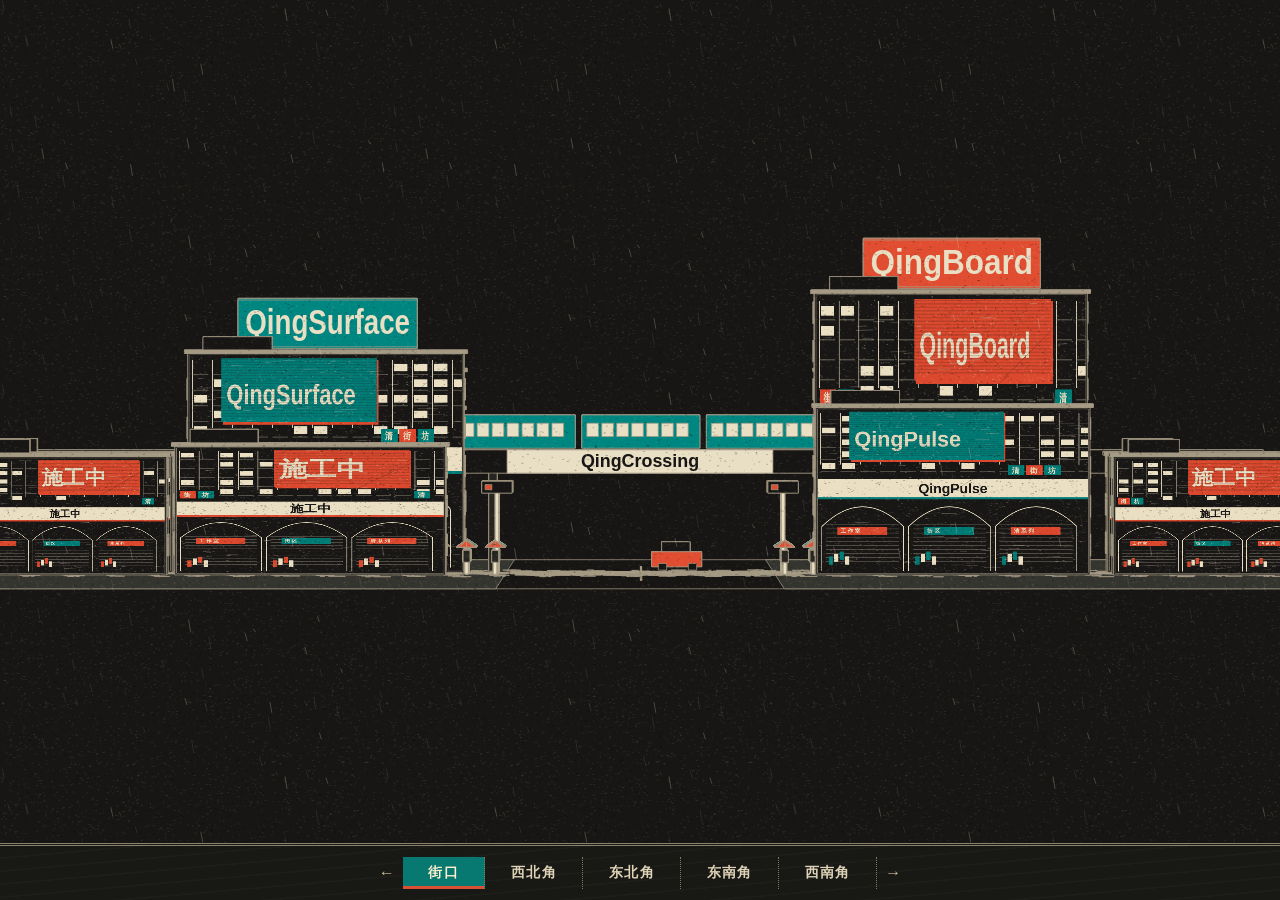
<file: index.html>
<!doctype html><html lang="zh-CN"><meta charset="utf-8"><meta name="viewport" content="width=device-width,initial-scale=1"><title>QingCrossing</title><link rel="icon" href="street-icon.svg" type="image/svg+xml"><link rel="stylesheet" href="street.css">
<main class="crossing"><section><canvas aria-label="可随滚动展开的清系列十字街"></canvas></section><footer><button id="prev" aria-label="上一处">←</button><nav aria-label="街角导航"></nav><button id="next" aria-label="下一处">→</button></footer></main><script src="print.js"></script><script src="street.js"></script><script src="navigation.js"></script></html>
</file>
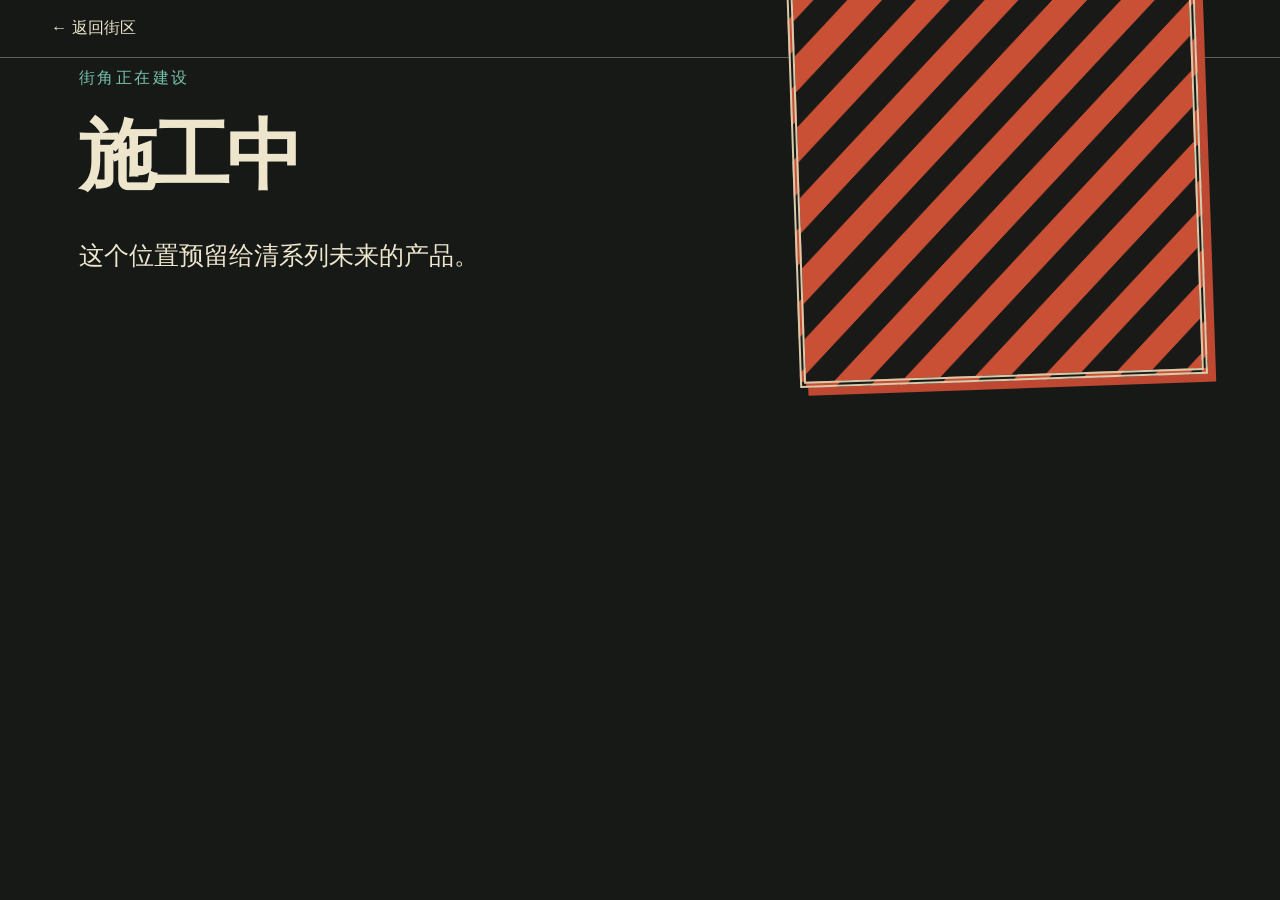
<file: construction.html>
<!doctype html><html lang="zh-CN"><meta charset="utf-8"><meta name="viewport" content="width=device-width,initial-scale=1"><title>QingCrossing</title><link rel="icon" href="street-icon.svg"><link rel="stylesheet" href="street.css">
<body class="product"><header><a href='index.html'>← 返回街区</a></header>
<main><article><p class="category">街角正在建设</p><h1>施工中</h1><p class="intro">这个位置预留给清系列未来的产品。</p></article><div class='printmark barrier' aria-hidden='true'></div></main></body><script src="navigation.js"></script></html>
</file>
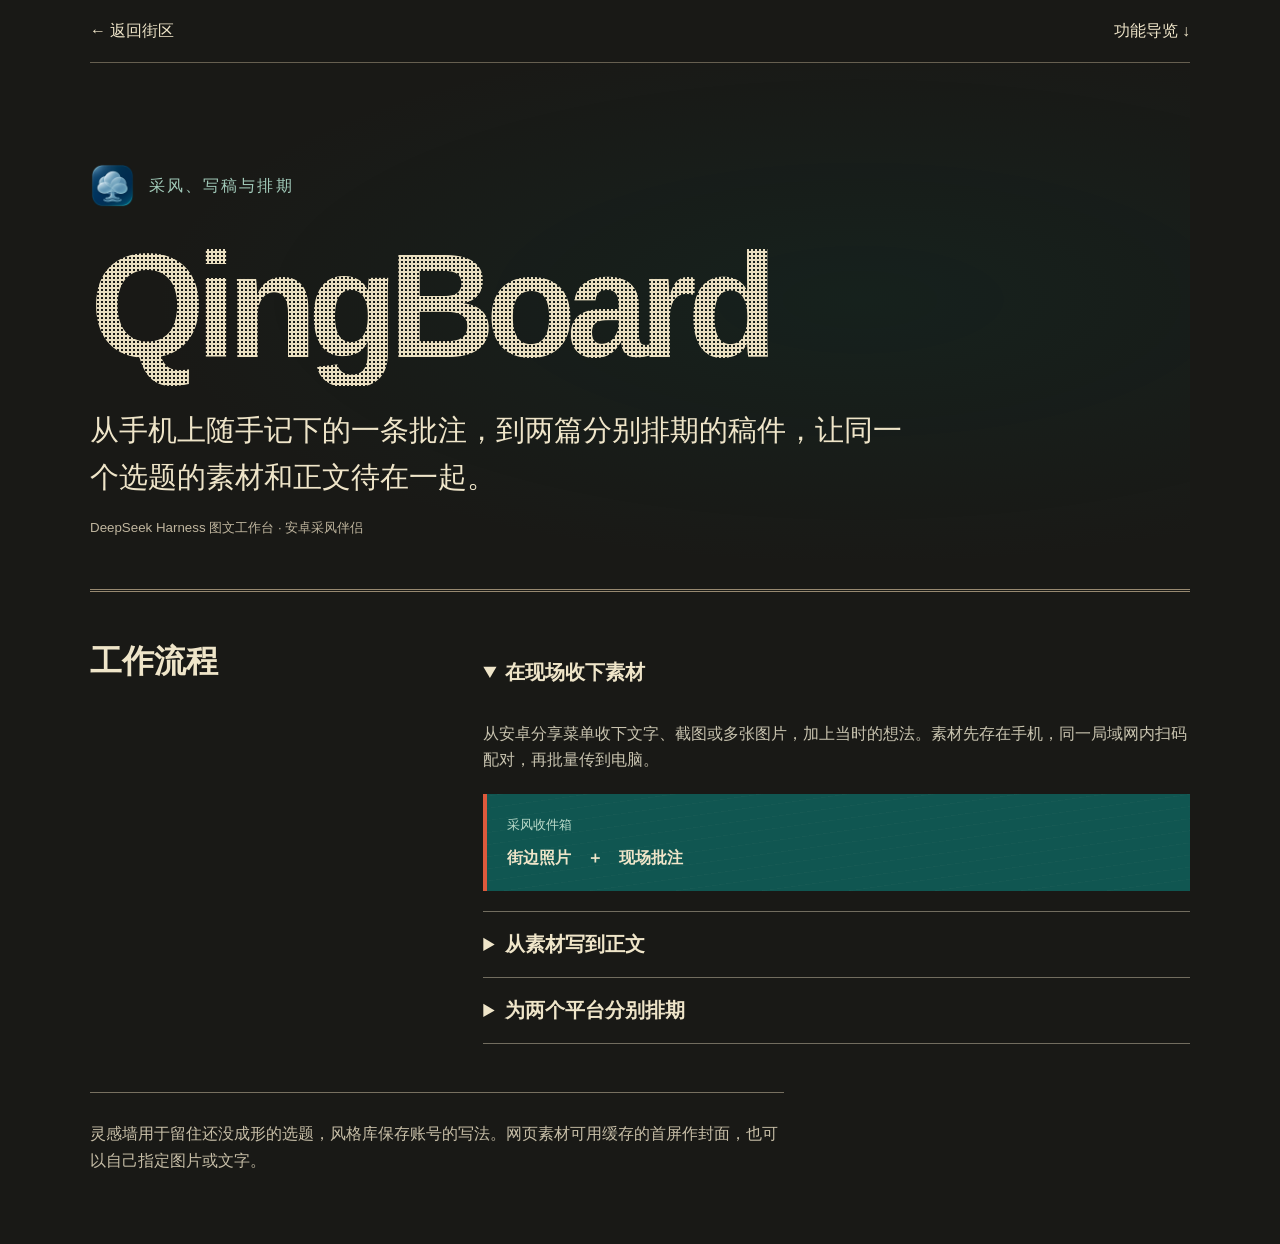
<file: QingBoard.html>
<!doctype html><html lang="zh-CN"><meta charset="utf-8"><meta name="viewport" content="width=device-width,initial-scale=1"><title>QingCrossing</title><link rel="icon" href="street-icon.svg"><link rel="stylesheet" href="folio.css">
<body><header><a href="index.html">← 返回街区</a><a href="#flow">功能导览 ↓</a></header><main>
<section class="hero"><div class="identity"><img src="board.png" alt="">采风、写稿与排期</div><h1>QingBoard</h1><p>从手机上随手记下的一条批注，到两篇分别排期的稿件，让同一个选题的素材和正文待在一起。</p><small>DeepSeek Harness 图文工作台 · 安卓采风伴侣</small></section>
<section class="flow" id="flow"><h2>工作流程</h2><div><details name='flow'><summary>在现场收下素材</summary><p>从安卓分享菜单收下文字、截图或多张图片，加上当时的想法。素材先存在手机，同一局域网内扫码配对，再批量传到电脑。</p><figure><figcaption>采风收件箱</figcaption><strong>街边照片　＋　现场批注</strong></figure></details>
<details name='flow'><summary>从素材写到正文</summary><p>把截图、链接或附件拖入采风板，关联到正在写的稿件。可以从空白页手写，也可以用当前文字模型生成初稿、修改选段。</p><figure><figcaption>选题稿件</figcaption><strong>素材板 → 初稿 → 选段修改</strong></figure></details>
<details name='flow'><summary>为两个平台分别排期</summary><p>为公众号扩写时另建关联稿，保留原稿。两份稿件分别进入排期，看板上能找到各自的进度。</p><figure><figcaption>内容排期</figcaption><strong>原稿　周三　／　关联稿　周五</strong></figure></details></div></section><aside>灵感墙用于留住还没成形的选题，风格库保存账号的写法。网页素材可用缓存的首屏作封面，也可以自己指定图片或文字。</aside></main><script>document.querySelector('details').open=true</script><script src="navigation.js"></script></body></html>
</file>
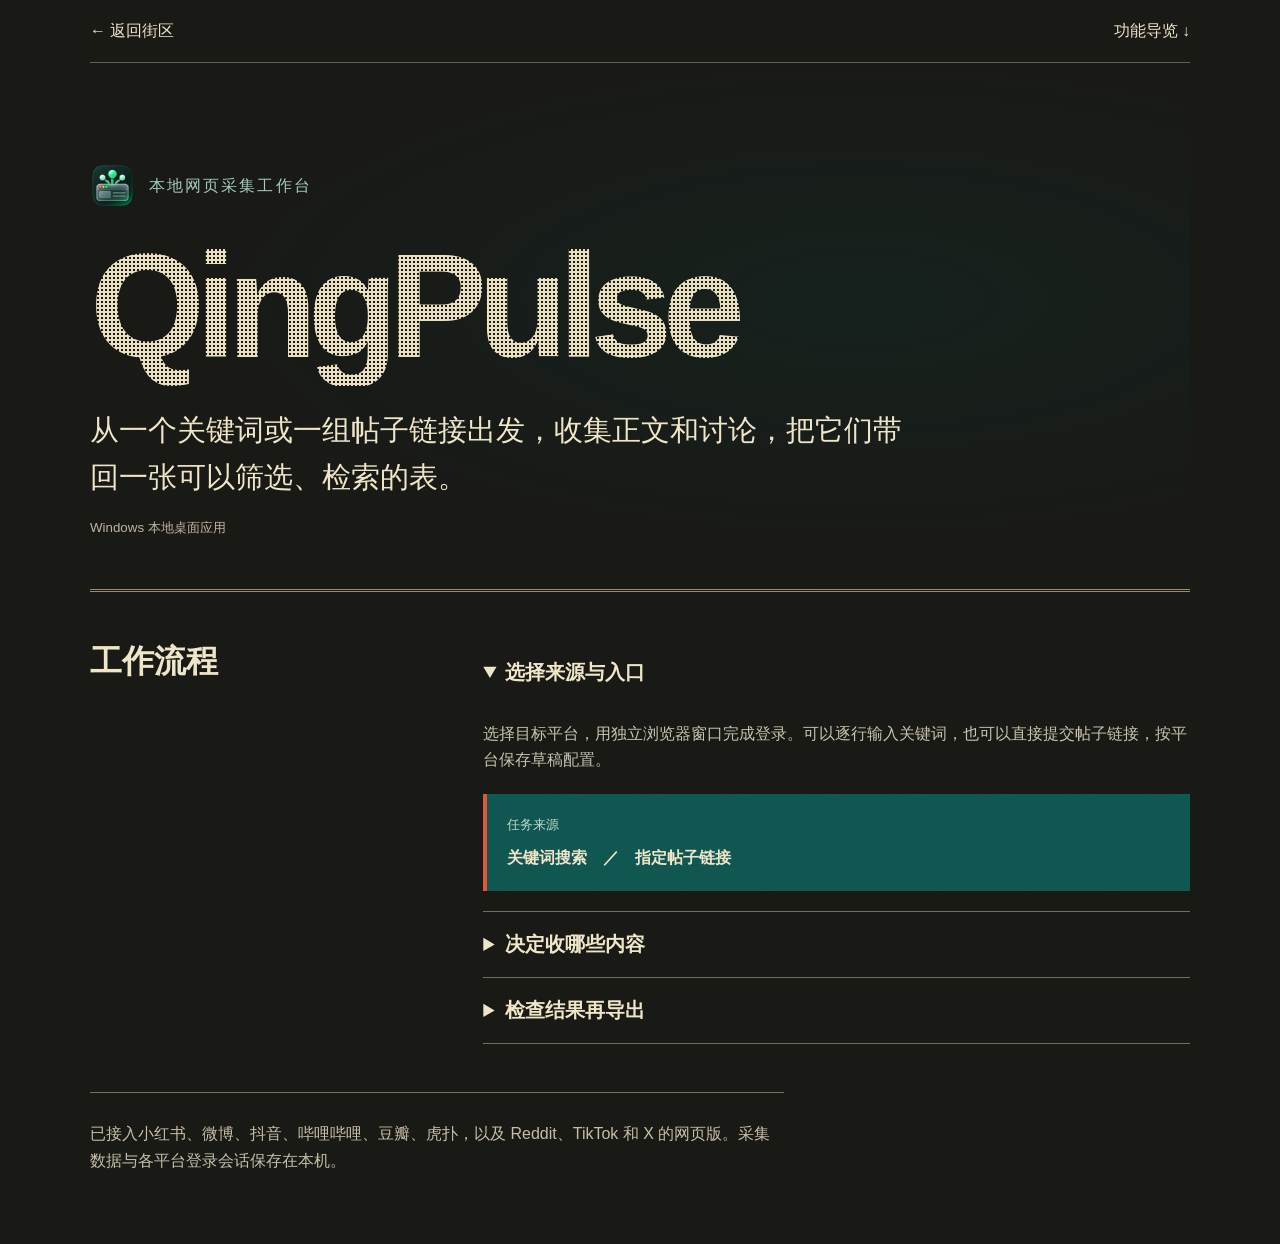
<file: QingPulse.html>
<!doctype html><html lang="zh-CN"><meta charset="utf-8"><meta name="viewport" content="width=device-width,initial-scale=1"><title>QingCrossing</title><link rel="icon" href="street-icon.svg"><link rel="stylesheet" href="folio.css">
<body><header><a href="index.html">← 返回街区</a><a href="#flow">功能导览 ↓</a></header><main>
<section class="hero"><div class="identity"><img src="pulse.ico" alt="">本地网页采集工作台</div><h1>QingPulse</h1><p>从一个关键词或一组帖子链接出发，收集正文和讨论，把它们带回一张可以筛选、检索的表。</p><small>Windows 本地桌面应用</small></section>
<section class="flow" id="flow"><h2>工作流程</h2><div><details name='flow'><summary>选择来源与入口</summary><p>选择目标平台，用独立浏览器窗口完成登录。可以逐行输入关键词，也可以直接提交帖子链接，按平台保存草稿配置。</p><figure><figcaption>任务来源</figcaption><strong>关键词搜索　／　指定帖子链接</strong></figure></details>
<details name='flow'><summary>决定收哪些内容</summary><p>分别选择正文、评论与回复字段，并设置楼中楼深度。各平台依据实际网页提供可用字段，结果保留内容与回复的关联。</p><figure><figcaption>采集字段</figcaption><strong>内容 → 评论 → 楼中楼回复</strong></figure></details>
<details name='flow'><summary>检查结果再导出</summary><p>在历史任务中预览内容、搜索评论。结果可导出为 Excel；选用 CSV 压缩包时，每张工作表分别保存为 UTF-8 文件。</p><figure><figcaption>结果数据</figcaption><strong>历史任务 → 搜索预览 → 表格导出</strong></figure></details></div></section><aside>已接入小红书、微博、抖音、哔哩哔哩、豆瓣、虎扑，以及 Reddit、TikTok 和 X 的网页版。采集数据与各平台登录会话保存在本机。</aside></main><script>document.querySelector('details').open=true</script><script src="navigation.js"></script></body></html>
</file>
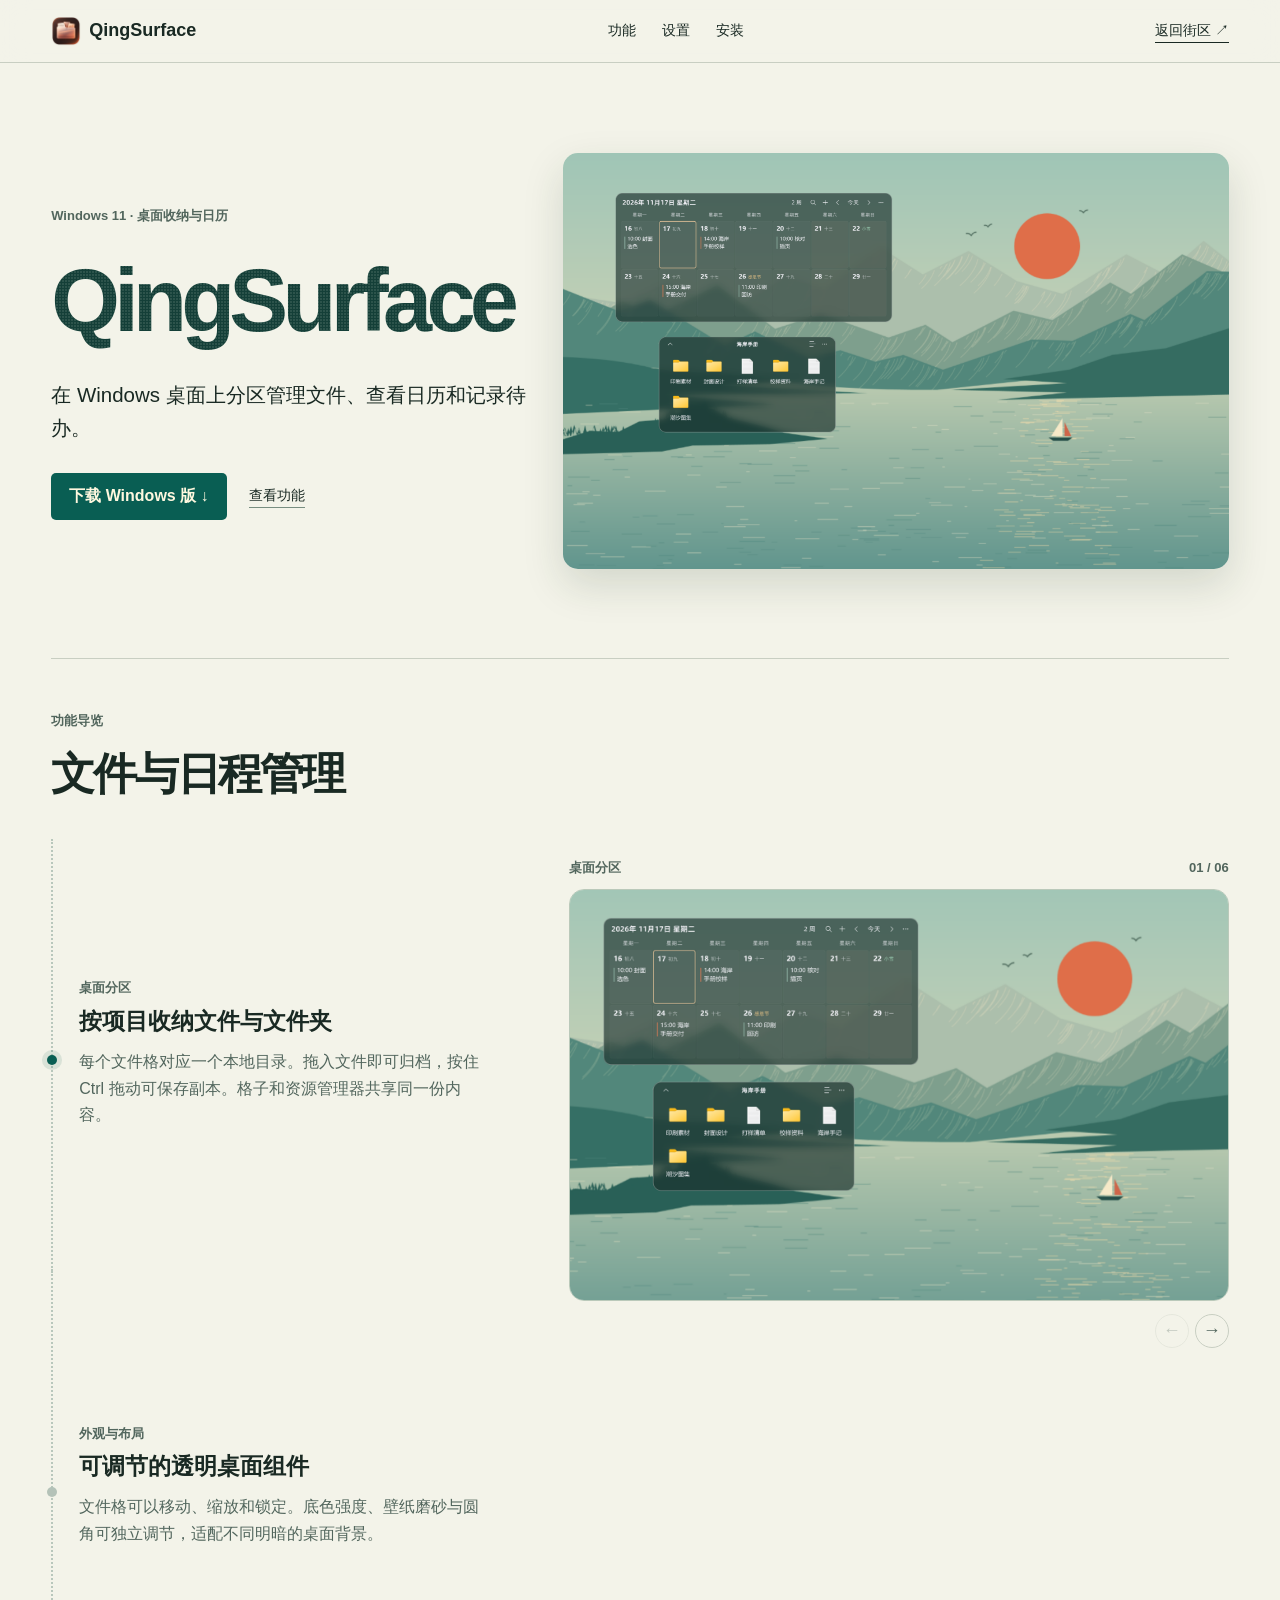
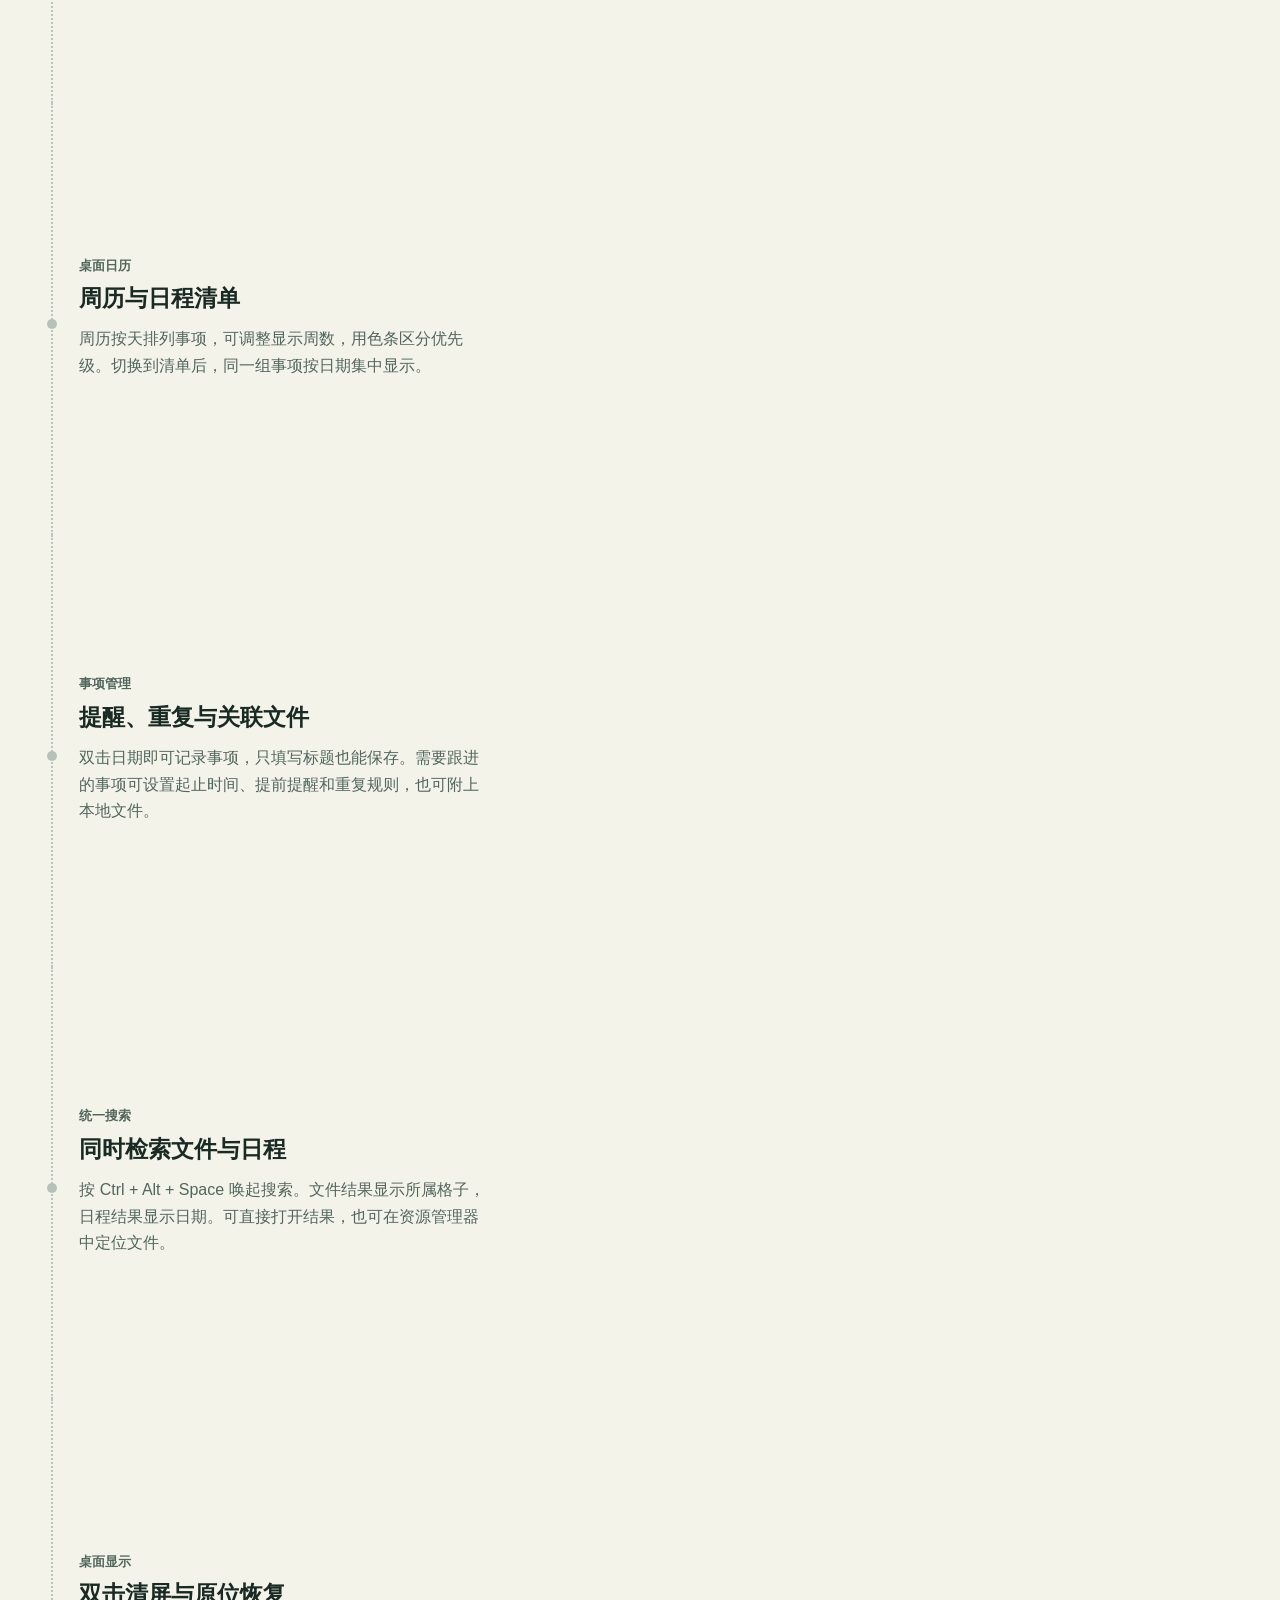
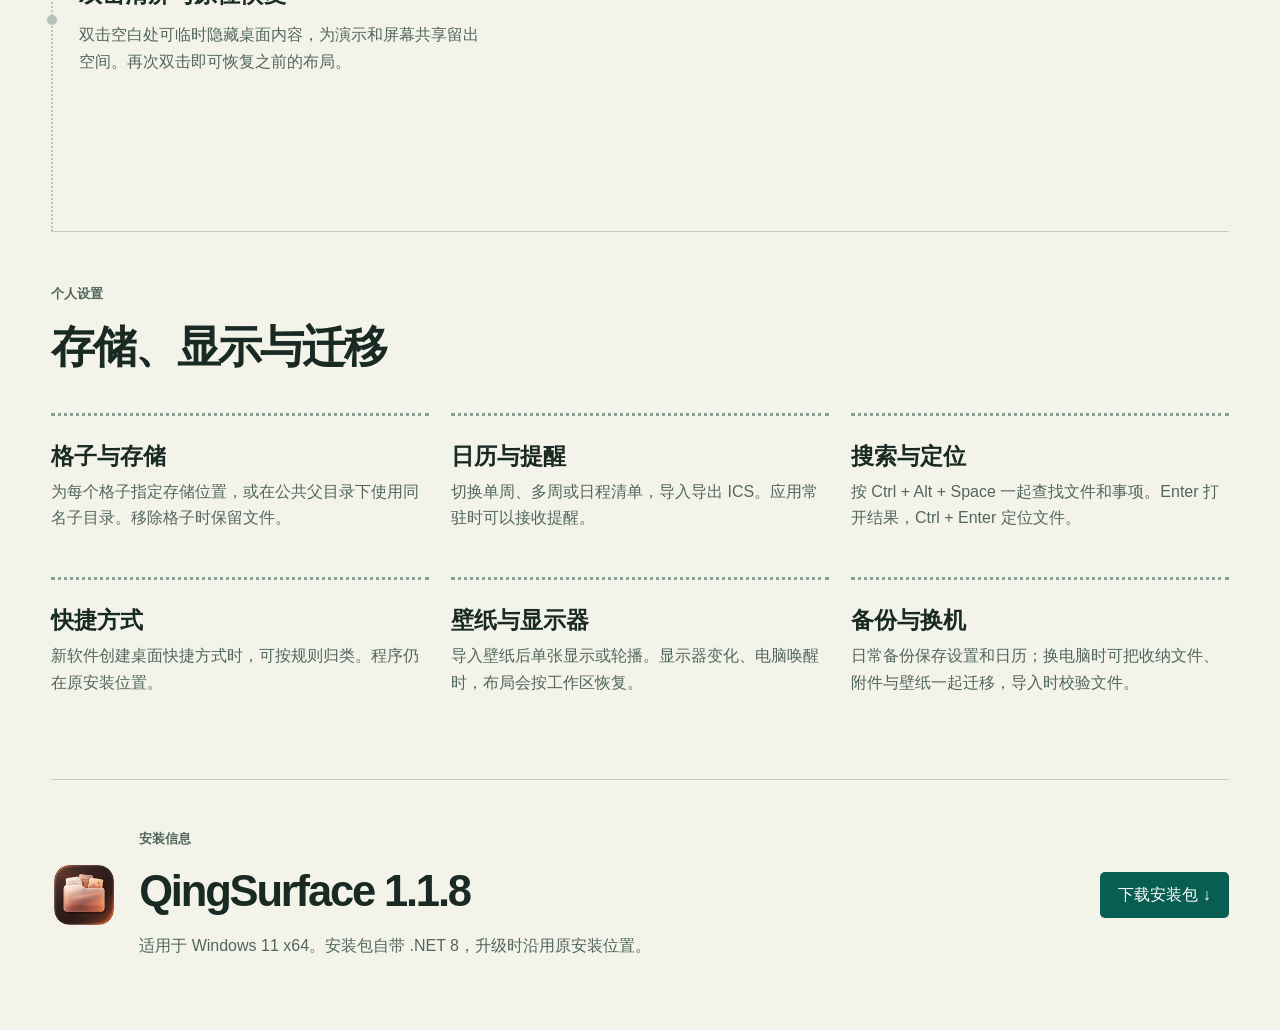
<file: QingSurface.html>
<!doctype html>
<html lang="zh-CN"><head><meta charset="utf-8"><meta name="viewport" content="width=device-width,initial-scale=1"><title>QingCrossing</title><meta name="description" content="QingSurface 将透明文件格、搜索与日历放回 Windows 11 桌面。浏览六个桌面操作场景。"><link rel="icon" href="street-icon.svg"><link rel="stylesheet" href="surface.css?v=2"></head>
<body id="top"><header><nav><a class="brand" href="#top"><img src="surface.ico" alt="">QingSurface</a><div><a href="#guide">功能</a><a href="#settings">设置</a><a href="#platform">安装</a></div><a class="back" href="index.html">返回街区 ↗</a></nav></header>
<main><section class="hero"><div class="mast"><span>Windows 11 · 桌面收纳与日历</span><h1>QingSurface</h1><p>在 Windows 桌面上分区管理文件、查看日历和记录待办。</p><div class="hero-links"><a class="tour" href="downloads/QingSurface-1.1.8-Setup-x64.exe" download>下载 Windows 版 ↓</a><a href="#guide">查看功能</a></div></div><figure class="vista"><img src="surface-media/overview.png" alt="QingSurface 实际运行界面，双周日历与海岸手册文件格在山湖壁纸上"></figure></section>
<section id="guide"><div class="sectionhead"><small>功能导览</small><h2>文件与日程管理</h2></div><div class="walk"><div class="rail">
<article data-scene="files"><small>桌面分区</small><h3>按项目收纳文件与文件夹</h3><p>每个文件格对应一个本地目录。拖入文件即可归档，按住 Ctrl 拖动可保存副本。格子和资源管理器共享同一份内容。</p></article>
<article data-scene="appearance"><small>外观与布局</small><h3>可调节的透明桌面组件</h3><p>文件格可以移动、缩放和锁定。底色强度、壁纸磨砂与圆角可独立调节，适配不同明暗的桌面背景。</p></article>
<article data-scene="calendar"><small>桌面日历</small><h3>周历与日程清单</h3><p>周历按天排列事项，可调整显示周数，用色条区分优先级。切换到清单后，同一组事项按日期集中显示。</p></article>
<article data-scene="reminder"><small>事项管理</small><h3>提醒、重复与关联文件</h3><p>双击日期即可记录事项，只填写标题也能保存。需要跟进的事项可设置起止时间、提前提醒和重复规则，也可附上本地文件。</p></article>
<article data-scene="search"><small>统一搜索</small><h3>同时检索文件与日程</h3><p>按 Ctrl + Alt + Space 唤起搜索。文件结果显示所属格子，日程结果显示日期。可直接打开结果，也可在资源管理器中定位文件。</p></article>
<article data-scene="clear"><small>桌面显示</small><h3>双击清屏与原位恢复</h3><p>双击空白处可临时隐藏桌面内容，为演示和屏幕共享留出空间。再次双击即可恢复之前的布局。</p></article></div><figure class="viewer"><figcaption><b id="scene-name">桌面分区</b><span id="count">01 / 06</span></figcaption>
<button class="screen" id="enlarge" aria-label="放大当前截图"><img id="shot" src="surface-frames/files.png" alt="桌面上的项目文件格与日历"></button>
<div class="controls"><div id="variants" aria-label="截图视图"></div><div class="pager"><button id="prev" aria-label="上一个功能">←</button><button id="next" aria-label="下一个功能">→</button></div></div>
</figure></div></section><section id="settings"><div class="sectionhead"><small>个人设置</small><h2>存储、显示与迁移</h2></div><div class="settings"><article><h3>格子与存储</h3><p>为每个格子指定存储位置，或在公共父目录下使用同名子目录。移除格子时保留文件。</p></article><article><h3>日历与提醒</h3><p>切换单周、多周或日程清单，导入导出 ICS。应用常驻时可以接收提醒。</p></article><article><h3>搜索与定位</h3><p>按 Ctrl + Alt + Space 一起查找文件和事项。Enter 打开结果，Ctrl + Enter 定位文件。</p></article><article><h3>快捷方式</h3><p>新软件创建桌面快捷方式时，可按规则归类。程序仍在原安装位置。</p></article><article><h3>壁纸与显示器</h3><p>导入壁纸后单张显示或轮播。显示器变化、电脑唤醒时，布局会按工作区恢复。</p></article><article><h3>备份与换机</h3><p>日常备份保存设置和日历；换电脑时可把收纳文件、附件与壁纸一起迁移，导入时校验文件。</p></article></div></section>
<section id="platform"><img src="surface.ico" alt=""><div><small>安装信息</small><h2>QingSurface 1.1.8</h2><p>适用于 Windows 11 x64。安装包自带 .NET 8，升级时沿用原安装位置。</p></div><a href="downloads/QingSurface-1.1.8-Setup-x64.exe" download>下载安装包 ↓</a></section></main><dialog id="zoom"><button type="button" aria-label="关闭大图">关闭 ×</button><img alt=""></dialog><script src="surface.js?v=2"></script><script src="navigation.js"></script></body></html>
</file>
<file: street.css>
*{box-sizing:border-box}body{margin:0;color:#ede6cd;background:#171916;font:16px "Microsoft YaHei",sans-serif}main{height:100svh;display:grid;grid-template-rows:58px 1fr 65px}header,footer{display:flex;align-items:center;gap:18px;padding:0 clamp(15px,4vw,68px);background:#161815}header{justify-content:space-between;border-bottom:1px solid #615f50}header strong{letter-spacing:.14em;display:flex;align-items:center;gap:12px}i{font:bold 24px serif;background:#e95133;color:#171916;padding:1px 5px}button{font:inherit;color:inherit;background:none;border:0;cursor:pointer}button:hover,button:focus-visible{color:#4bd0ba}section{position:relative;overflow:hidden}canvas{width:100%;height:100%;position:absolute;touch-action:none}.caption{position:absolute;left:clamp(16px,4vw,68px);top:6%;background:#181a16;color:#eee6cc;padding:14px 20px 16px;border-left:5px solid #df5537;box-shadow:3px 3px 0 #087c77}.caption small{color:#9cd2bc;letter-spacing:.2em}h1{font:bold clamp(24px,3vw,46px) serif;margin:6px 0 0;letter-spacing:.08em}.caption button{padding:8px 0 0;font-size:13px}footer{border-top:1px solid #665f53;gap:12px}nav{display:flex;gap:6px}nav button{font-size:14px;padding:7px 12px;border:1px solid #53564b}nav [aria-current=true]{background:#e6ddc1;color:#151713}footer span{margin-left:auto;color:#bbbaa9;font-size:13px}dialog{width:min(440px,92vw);background:#efe6cf;color:#23251e;border:2px solid #151713;padding:25px}dialog::backdrop{background:#111b}#close{float:right}dialog h2{margin:2.2rem 0 1rem}dialog p{line-height:1.8}dialog article button{border-bottom:1px solid #998;padding:12px 0;width:100%;text-align:left}@media(max-width:600px){main{grid-template-rows:48px 1fr 64px}footer{padding:0 6px;gap:2px;justify-content:space-around}nav{gap:3px}nav button{font-size:12px;padding:8px 5px}footer span{display:none}.caption{top:3%}}
section::after{content:"";position:absolute;inset:0;pointer-events:none;background-image:var(--rain-print);background-size:384px 384px}.caption{z-index:1}
body{transition:opacity .16s ease-out}body.leaving{opacity:0;pointer-events:none}
::view-transition-old(root){animation:page-out .24s ease-in both}
::view-transition-new(root){animation:page-in .4s cubic-bezier(.2,.7,.2,1) both}
@keyframes page-out{to{opacity:0;transform:translateY(-7px)}}
@keyframes page-in{from{opacity:0;transform:translateY(12px)}}
.product main{display:grid;grid-template-columns:1.5fr 1fr;align-items:center;gap:8vw;height:auto;min-height:75svh;max-width:1250px;margin:auto;padding:7vw 5vw;animation:page-in .45s ease-out}
.product header{height:58px}.product a,dialog a{color:inherit;text-decoration:none}dialog a{display:block;padding:14px 0;border-bottom:1px solid #a59a84}.product h1{font:bold clamp(40px,6vw,88px) Georgia,serif;letter-spacing:-.045em}.category{color:#76c1ae;letter-spacing:.15em}.intro{font-size:clamp(18px,2vw,25px);line-height:1.7;max-width:32em}.product dl{border-top:1px solid #706c5e;margin-top:28px}.product dt{margin-top:20px;font-weight:bold}.product dd{margin:5px 0;color:#c5bfad;line-height:1.75}.printmark{aspect-ratio:1;display:grid;place-items:center;background:repeating-linear-gradient(172deg,transparent 0 10px,#e6debf23 10px 11px),#087c77;border:6px double #d8caaa;box-shadow:8px 8px #be4832;transform:rotate(-2deg)}.printmark img{width:63%;filter:grayscale(1) sepia(.8) contrast(1.55);mix-blend-mode:luminosity}.barrier{background:repeating-linear-gradient(135deg,#ca5035 0 25px,#191a17 25px 50px)}
@media(max-width:630px){.product main{display:flex;flex-direction:column-reverse;align-items:stretch;padding:30px 22px;gap:24px}.printmark{width:130px}}
@media(prefers-reduced-motion:reduce){.product main,::view-transition-old(root),::view-transition-new(root){animation:none}}

.crossing{display:grid;grid-template-rows:minmax(0,1fr) auto}.crossing footer{justify-content:center;gap:0;padding:10px 5px;background:repeating-linear-gradient(175deg,transparent 0 11px,#efe6cf07 12px 13px),#181815;border-top:3px double #8b806a}.crossing nav{gap:0}.crossing nav button{border:0;border-right:1px dotted #817867;letter-spacing:.09em;padding:7px clamp(6px,2vw,26px);font-weight:600;color:#ded3b6}.crossing nav [aria-current=true]{background:#087971;color:#fff0cf;box-shadow:inset 0 -3px #d95034}.crossing footer>button{color:#c8b899;padding:8px}
</file>
<file: folio.css>
*{box-sizing:border-box}html{scroll-behavior:smooth}body{margin:0;background:#191916;color:#efe5c9;font:16px/1.65 "Microsoft YaHei",sans-serif;transition:opacity .16s}body.leaving{opacity:0}header,main{width:min(1100px,90%);margin:auto}header{display:flex;justify-content:space-between;align-items:center;padding:18px 0;border-bottom:1px solid #665f50}a{color:inherit;text-decoration:none}a:hover,summary:hover{color:#8bc8b4}.hero{padding:clamp(40px,8vw,100px) 0 48px;border-bottom:3px double #978970;background:radial-gradient(ellipse at 70% 45%,#00594d20,transparent 65%);animation:appear .5s ease-out}.identity{display:flex;align-items:center;gap:14px;letter-spacing:.13em;color:#a2cbba}.identity img{width:45px;height:45px;object-fit:contain}.hero h1{margin:18px 0;font:900 clamp(39px,12.6vw,148px)/1.08 Arial,sans-serif;letter-spacing:-.065em;color:#efe5c9;background:radial-gradient(circle,#e9dec0 56%,transparent 65%) 0 0/4px 4px;background-clip:text;-webkit-background-clip:text;-webkit-text-fill-color:transparent}.hero p{font-size:clamp(19px,2.3vw,30px);max-width:28em;margin:20px 0 14px;line-height:1.6}.hero small{color:#bfb59e}.flow{display:grid;grid-template-columns:1fr 2fr;gap:40px;padding:48px 0}.flow h2{font:700 32px serif;margin:0}.flow details{border-bottom:1px solid #726d5f}.flow summary{padding:16px 0;cursor:pointer;font-weight:bold;font-size:20px}.flow details p{color:#c8c3af}.flow figure{margin:20px 0;padding:20px;background:repeating-linear-gradient(-8deg,transparent 0 11px,#eee4c709 12px),#105651;border-left:4px solid #dd593c;animation:appear .3s ease-out}.flow figcaption{color:#bbdbca;font-size:13px;margin-bottom:10px}aside{border-top:1px solid #777060;padding:28px 0 70px;color:#c7bea7;max-width:78ch}@keyframes appear{from{opacity:0;transform:translateY(9px)}}@media(max-width:650px){.flow{display:block;padding:28px 0}.flow h2{font-size:25px;margin-bottom:12px}.hero h1{font-size:13.5vw}.hero{padding:40px 0 30px}}@media(prefers-reduced-motion:reduce){*{animation:none!important;scroll-behavior:auto}}
</file>
<file: surface.css>
:root{--ink:#192923;--muted:#52665d;--line:#c8cec2;--green:#095e53;--paper:#f3f3e9}*{box-sizing:border-box}html{scroll-behavior:smooth;scroll-padding-top:80px}body{margin:0;color:var(--ink);background:var(--paper);font:16px/1.65 "Segoe UI","Microsoft YaHei",sans-serif;transition:opacity .16s}body.leaving{opacity:0}a,button{color:inherit;text-decoration:none}a:focus-visible,button:focus-visible{outline:3px solid #de5737;outline-offset:3px}header{position:sticky;top:0;z-index:5;background:#f3f3e9ed;backdrop-filter:blur(14px);border-bottom:1px solid var(--line)}nav,main{width:min(1440px,92%);margin:auto}nav{height:62px;display:flex;align-items:center;justify-content:space-between;font-size:14px}nav div{display:flex;gap:26px}nav a:hover,.controls button:hover{color:var(--green)}.brand{display:flex;align-items:center;gap:8px;font-weight:700;font-size:18px}.brand img{width:30px}.back{border-bottom:1px solid}.hero{display:grid;grid-template-columns:.95fr 1.3fr;align-items:center;padding:clamp(40px,7vw,100px) 0;gap:2vw}.mast{position:relative;z-index:1}.mast span,small,figcaption,.controls{font-size:13px;font-weight:600;color:var(--muted)}h1{font-size:clamp(44px,6.9vw,108px);letter-spacing:-.075em;line-height:1;margin:20px 0;font-weight:800;background:radial-gradient(circle,#143f38 66%,transparent 72%) 0 0/3px 3px;background-clip:text;color:transparent}.mast p{font-size:clamp(17px,1.6vw,24px);margin:0}.tour{display:inline-block;margin-top:30px;border-radius:5px;background:var(--green);color:#fff8df;padding:10px 18px;font-weight:600}.vista{margin:0;overflow:hidden;border-radius:15px;box-shadow:0 16px 40px #1e392026}.screen{overflow:hidden;border-radius:15px;background:#dfe6de}.sectionhead{padding:48px 0 24px;border-top:1px solid var(--line)}h2{margin:5px 0;font-size:clamp(28px,3.4vw,52px);letter-spacing:-.05em}.walk{display:grid;grid-template-columns:37% 1fr;gap:7%;align-items:start}.rail article{min-height:48vh;display:flex;flex-direction:column;justify-content:center;padding:24px 0 24px 26px;border-left:2px dotted #b8c7bc;position:relative}.rail article:before{content:"";position:absolute;left:-6px;top:50%;width:10px;height:10px;border-radius:100%;background:#b4c2b8}.rail article.active:before{background:var(--green);box-shadow:0 0 0 5px #22675920}.rail h3,.settings h3{font-size:clamp(19px,1.8vw,27px);line-height:1.45;margin:6px 0}.rail p,.settings p,#platform p{color:var(--muted);margin:5px 0}.viewer{position:sticky;top:16vh;margin:0;padding:18px 0}.viewer figcaption,.controls{display:flex;align-items:center;gap:9px}.viewer figcaption{justify-content:space-between;margin-bottom:10px}.screen{height:clamp(275px,47vh,530px);display:flex}.controls{margin-top:12px}.controls span{margin-right:auto}.controls button{border:1px solid var(--line);background:none;border-radius:50%;font-size:18px;width:34px;height:34px;cursor:pointer}.controls button:disabled{opacity:.3}.settings{display:grid;grid-template-columns:repeat(3,1fr);padding-bottom:60px;gap:22px}.settings article{padding:18px 0;border-top:3px dotted #87a196}#platform{border-top:1px solid var(--line);padding:45px 0 65px;display:flex;align-items:center;gap:22px}#platform img{width:66px}#platform a{margin-left:auto;color:var(--green)}
@media(max-width:750px){nav div{gap:12px}.brand{font-size:15px}.brand img{width:23px}.hero{display:block;padding:38px 0}.vista{margin-top:25px;max-height:290px}.walk{display:flex;flex-direction:column;gap:0}.viewer{order:-1;top:62px;background:var(--paper);width:100%;padding:6px 0;z-index:2}.screen{height:clamp(130px,27svh,240px);aspect-ratio:auto}.controls{margin:4px 0}.controls button{width:29px;height:29px}.rail article{min-height:43svh;scroll-margin-top:38svh}.settings{grid-template-columns:1fr 1fr}.sectionhead{padding-top:26px}#platform{flex-wrap:wrap}#platform img{width:42px}#platform a{margin-left:0}.glass{padding:7px 10px}.glass b{font-size:12px}}@media(prefers-reduced-motion:reduce){html{scroll-behavior:auto}.reveal{animation:none}}


.mast h1{line-height:1.2;padding-bottom:.04em;letter-spacing:-.065em}
.hero-links{display:flex;align-items:center;gap:22px;margin-top:28px}
.hero-links .tour{margin:0}
.hero-links a:last-child{font-size:14px;border-bottom:1px solid #778d80}
.vista img{display:block;width:100%;height:auto}
.screen{width:100%;padding:clamp(8px,1vw,18px);border:1px solid #bac9ba;display:grid;place-items:center;background:linear-gradient(135deg,#e3e8dd,#cfdacc);cursor:zoom-in}
.screen img{display:block;width:100%;height:100%;min-height:0;object-fit:contain;filter:drop-shadow(0 4px 9px #1c3d2a1a)}
.controls{justify-content:space-between;min-height:36px}
#variants,.pager{display:flex;align-items:center;gap:6px}
#variants button{width:auto;height:auto;min-height:30px;border-radius:6px;padding:3px 12px;font-family:inherit;font-size:13px;font-weight:600;line-height:1.5}
#variants [aria-pressed=true]{background:var(--green);border-color:var(--green);color:#fff}
#zoom{max-width:96vw;max-height:96svh;padding:42px 10px 10px;border:1px solid #b8c9bc;border-radius:12px;background:var(--paper)}
#zoom img{display:block;max-width:90vw;max-height:80svh;object-fit:contain}
#zoom button{position:absolute;right:12px;top:8px;border:0;background:none;font:inherit;cursor:pointer}
#zoom::backdrop{background:#13241cbb}
#platform a{background:var(--green);color:white;padding:10px 18px;border-radius:5px}
@media(max-width:750px){.vista{max-height:none}.screen{height:clamp(180px,29svh,270px)}.controls{min-height:32px}}

/* All feature states share the same desktop viewport. */
.screen{display:block;width:100%;height:auto;aspect-ratio:8/5;padding:0;background:#aac3b7}
.screen img{display:block;width:100%;height:100%;object-fit:cover;filter:none}
@media(max-height:560px) and (min-width:751px){.viewer{top:65px;max-width:calc((100svh - 160px)*1.6)}}
</file>
